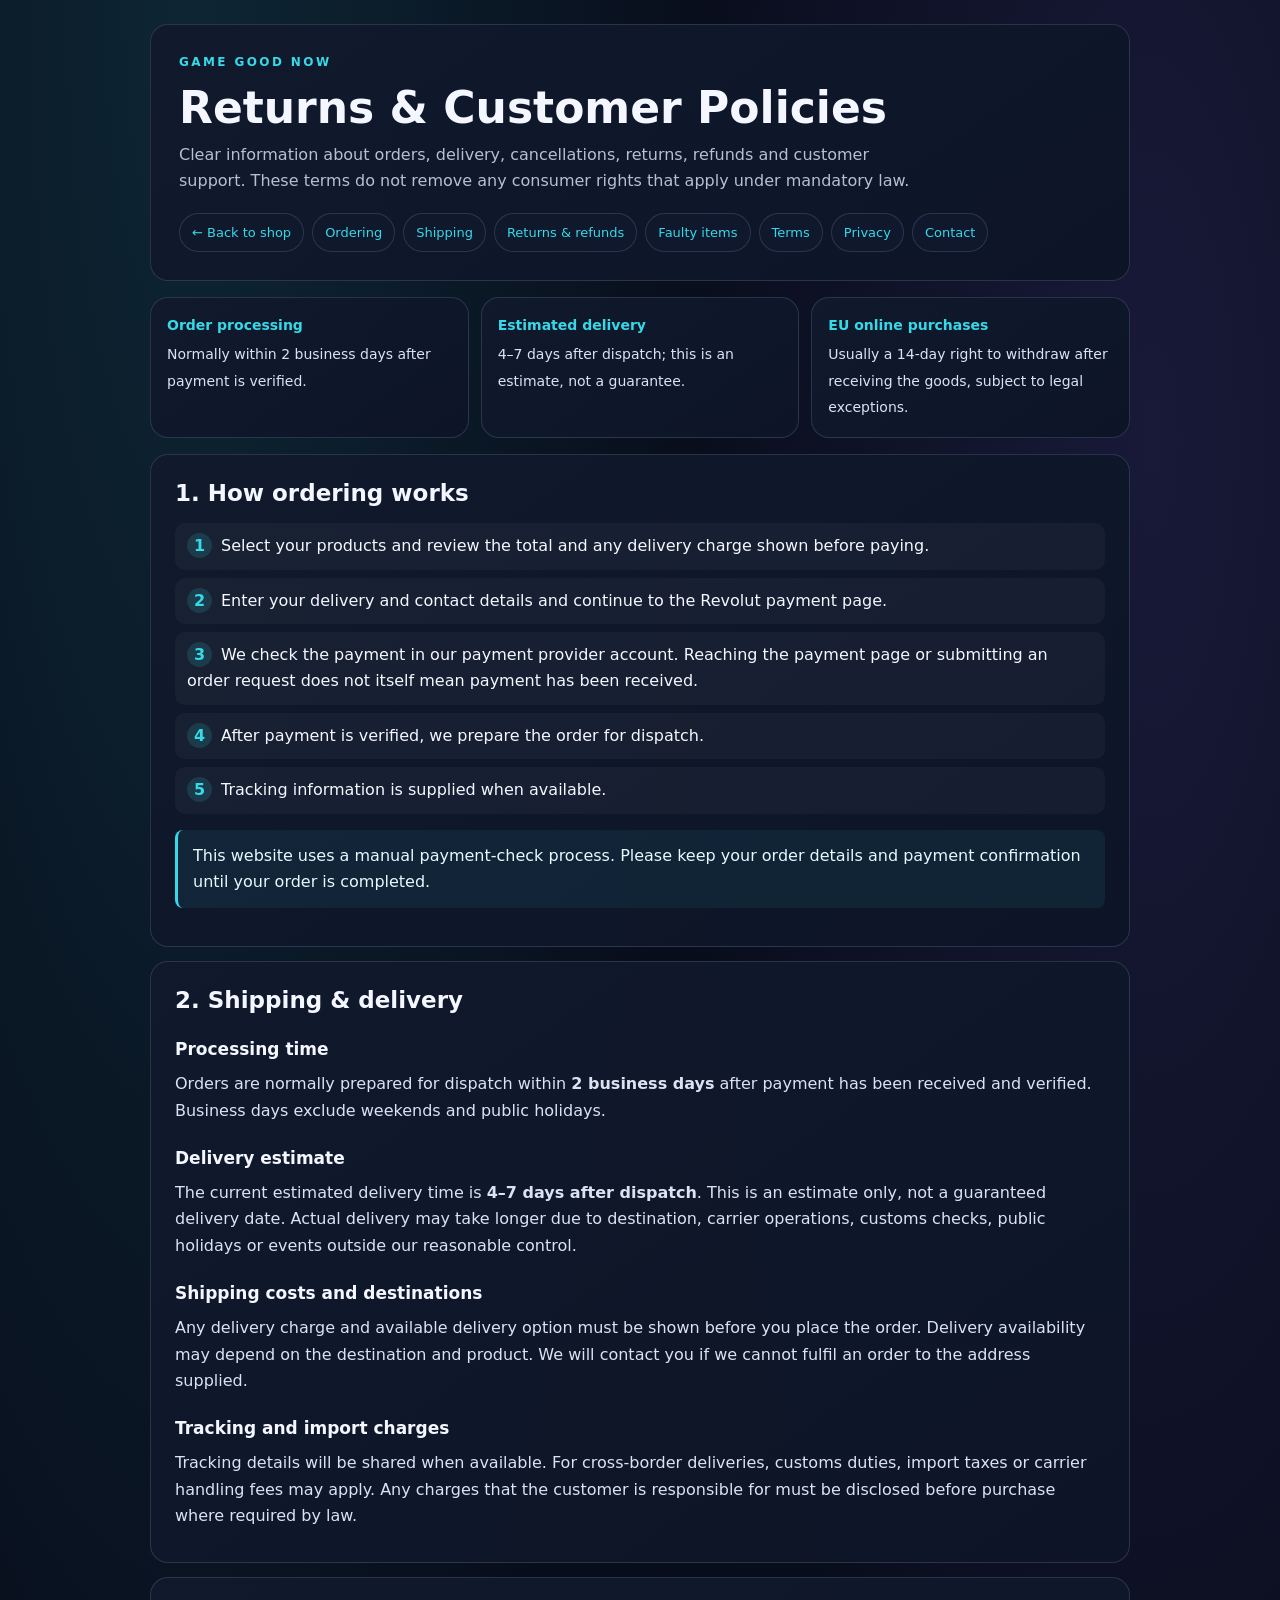
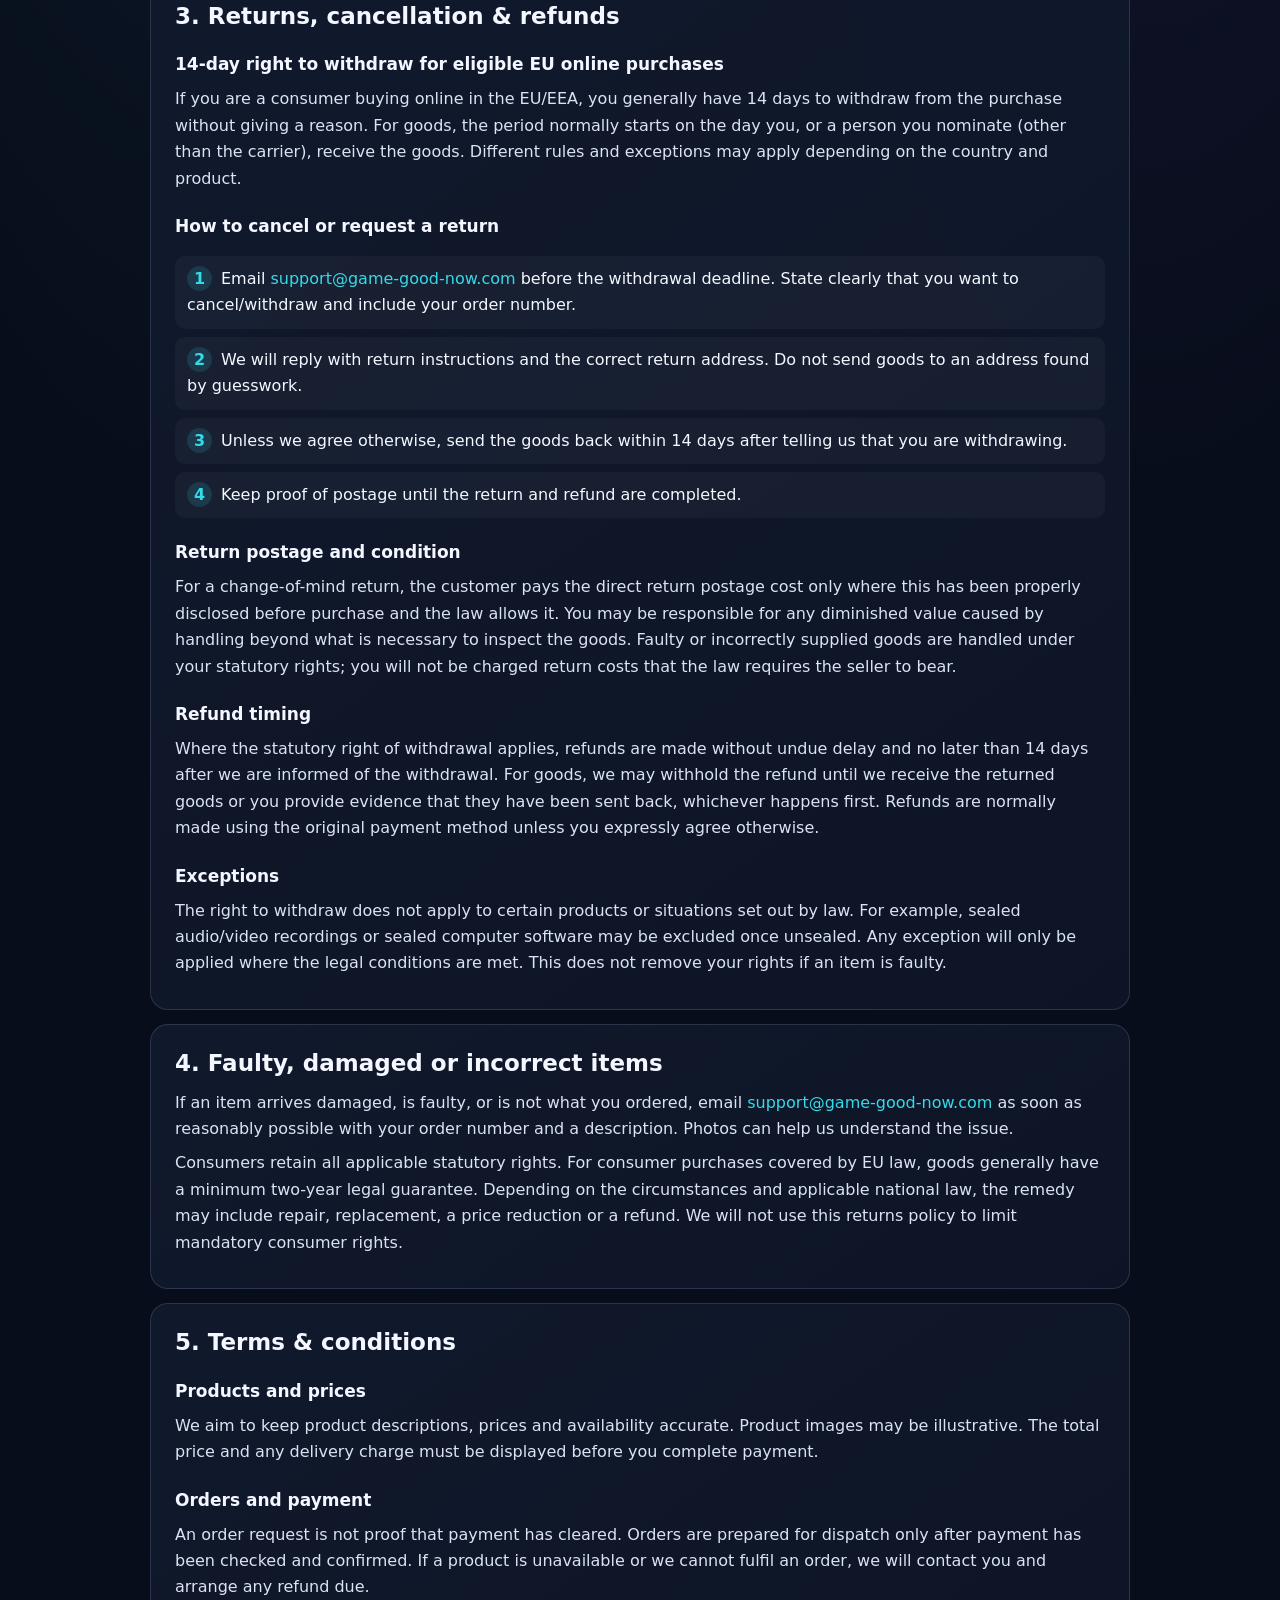
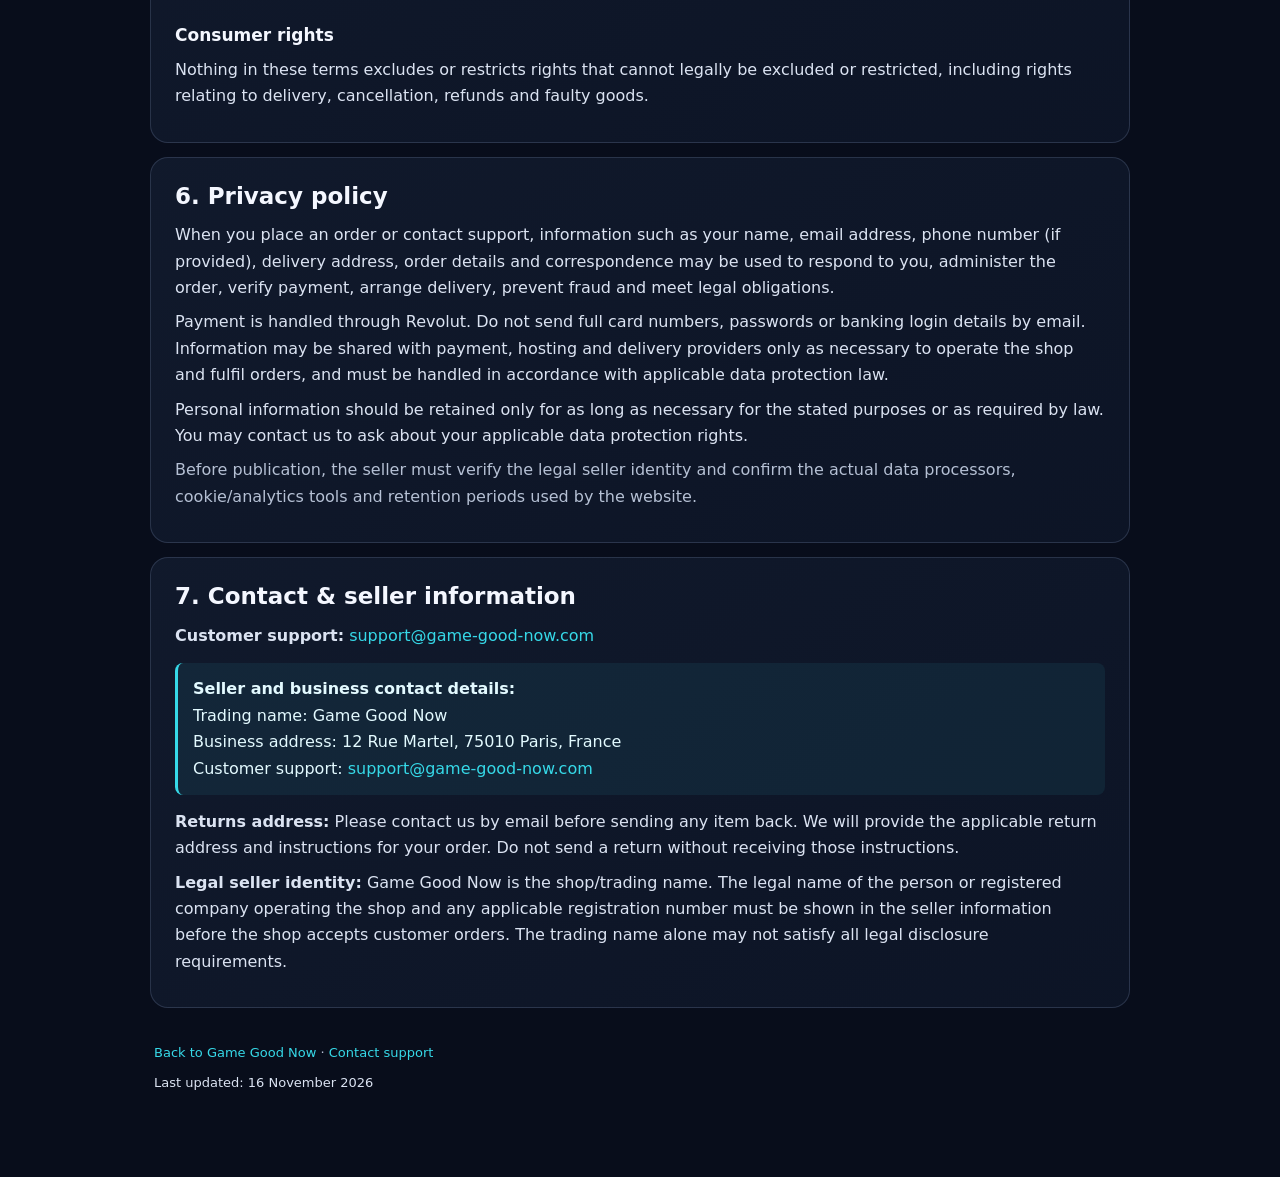
<file: policies.html>
<!doctype html>
<html lang="en">
<head>
<meta charset="utf-8"><meta name="viewport" content="width=device-width,initial-scale=1">
<meta name="description" content="Shipping, returns, refunds, terms and privacy information for Game Good Now customers.">
<title>Returns &amp; Customer Policies | Game Good Now</title>
<style>
:root{color-scheme:dark;--bg:#080d1b;--panel:#111a2d;--text:#f4f7ff;--muted:#b5c0d4;--line:rgba(148,171,211,.2);--cyan:#36d9e8;--purple:#8c6bff}
*{box-sizing:border-box}html{scroll-behavior:smooth}body{margin:0;background:radial-gradient(ellipse at 15% 0%,rgba(54,217,232,.12),transparent 34%),radial-gradient(ellipse at 90% 10%,rgba(140,107,255,.13),transparent 30%),var(--bg);color:var(--text);font:16px/1.65 system-ui,-apple-system,BlinkMacSystemFont,"Segoe UI",sans-serif}a{color:var(--cyan);text-decoration:none}a:hover{text-decoration:underline}.wrap{width:min(100% - 28px,980px);margin:auto;padding:24px 0 56px}header,.panel,.quick{border:1px solid var(--line);border-radius:18px;background:linear-gradient(145deg,rgba(17,26,45,.97),rgba(13,21,39,.97))}header{padding:28px}.brand{font-size:12px;letter-spacing:.2em;color:var(--cyan);font-weight:800}h1{font-size:clamp(30px,6vw,44px);line-height:1.12;margin:10px 0}h2{font-size:23px;margin:0 0 12px;line-height:1.25}h3{font-size:17px;margin:20px 0 5px}p{margin:8px 0;color:#dbe3f2}.muted,.intro{color:var(--muted)}.intro{max-width:740px;margin:0}.quickgrid{display:grid;grid-template-columns:repeat(3,1fr);gap:12px;margin:16px 0}.quick{padding:16px}.quick b{display:block;color:var(--cyan);font-size:14px;margin-bottom:4px}.quick span{font-size:14px;color:#dbe3f2}nav{display:flex;flex-wrap:wrap;gap:8px;margin:18px 0 0}nav a{border:1px solid var(--line);border-radius:999px;padding:8px 12px;background:rgba(17,26,45,.8);font-size:13px}.panel{padding:24px;margin:14px 0;scroll-margin-top:14px}.callout{padding:13px 15px;border-left:3px solid var(--cyan);background:rgba(54,217,232,.07);border-radius:8px;margin:14px 0;color:#e3faff}ul{padding-left:22px;color:#dbe3f2}li{padding:3px 0}.steps{counter-reset:step;list-style:none;padding:0}.steps li{counter-increment:step;margin:8px 0;padding:10px 12px;background:rgba(255,255,255,.035);border-radius:10px}.steps li:before{content:counter(step);display:inline-grid;place-items:center;width:25px;height:25px;border-radius:50%;background:rgba(54,217,232,.14);color:var(--cyan);font-weight:700;margin-right:9px}footer{padding:20px 4px;color:var(--muted);font-size:13px}@media(max-width:650px){.wrap{width:min(100% - 20px,980px);padding-top:12px}header,.panel{padding:19px}.quickgrid{grid-template-columns:1fr}.quick{padding:13px}nav a{font-size:12px}}
</style></head><body><main class="wrap">
<header><div class="brand">GAME GOOD NOW</div><h1>Returns &amp; Customer Policies</h1><p class="intro">Clear information about orders, delivery, cancellations, returns, refunds and customer support. These terms do not remove any consumer rights that apply under mandatory law.</p><nav aria-label="Policy sections"><a href="index.html">← Back to shop</a><a href="#ordering">Ordering</a><a href="#shipping">Shipping</a><a href="#returns">Returns &amp; refunds</a><a href="#faulty">Faulty items</a><a href="#terms">Terms</a><a href="#privacy">Privacy</a><a href="#contact">Contact</a></nav></header>
<div class="quickgrid"><div class="quick"><b>Order processing</b><span>Normally within 2 business days after payment is verified.</span></div><div class="quick"><b>Estimated delivery</b><span>4–7 days after dispatch; this is an estimate, not a guarantee.</span></div><div class="quick"><b>EU online purchases</b><span>Usually a 14-day right to withdraw after receiving the goods, subject to legal exceptions.</span></div></div>
<section class="panel" id="ordering"><h2>1. How ordering works</h2><ol class="steps"><li>Select your products and review the total and any delivery charge shown before paying.</li><li>Enter your delivery and contact details and continue to the Revolut payment page.</li><li>We check the payment in our payment provider account. Reaching the payment page or submitting an order request does not itself mean payment has been received.</li><li>After payment is verified, we prepare the order for dispatch.</li><li>Tracking information is supplied when available.</li></ol><div class="callout">This website uses a manual payment-check process. Please keep your order details and payment confirmation until your order is completed.</div></section>
<section class="panel" id="shipping"><h2>2. Shipping &amp; delivery</h2><h3>Processing time</h3><p>Orders are normally prepared for dispatch within <strong>2 business days</strong> after payment has been received and verified. Business days exclude weekends and public holidays.</p><h3>Delivery estimate</h3><p>The current estimated delivery time is <strong>4–7 days after dispatch</strong>. This is an estimate only, not a guaranteed delivery date. Actual delivery may take longer due to destination, carrier operations, customs checks, public holidays or events outside our reasonable control.</p><h3>Shipping costs and destinations</h3><p>Any delivery charge and available delivery option must be shown before you place the order. Delivery availability may depend on the destination and product. We will contact you if we cannot fulfil an order to the address supplied.</p><h3>Tracking and import charges</h3><p>Tracking details will be shared when available. For cross-border deliveries, customs duties, import taxes or carrier handling fees may apply. Any charges that the customer is responsible for must be disclosed before purchase where required by law.</p></section>
<section class="panel" id="returns"><h2>3. Returns, cancellation &amp; refunds</h2><h3>14-day right to withdraw for eligible EU online purchases</h3><p>If you are a consumer buying online in the EU/EEA, you generally have 14 days to withdraw from the purchase without giving a reason. For goods, the period normally starts on the day you, or a person you nominate (other than the carrier), receive the goods. Different rules and exceptions may apply depending on the country and product.</p><h3>How to cancel or request a return</h3><ol class="steps"><li>Email <a href="mailto:support@game-good-now.com">support@game-good-now.com</a> before the withdrawal deadline. State clearly that you want to cancel/withdraw and include your order number.</li><li>We will reply with return instructions and the correct return address. Do not send goods to an address found by guesswork.</li><li>Unless we agree otherwise, send the goods back within 14 days after telling us that you are withdrawing.</li><li>Keep proof of postage until the return and refund are completed.</li></ol><h3>Return postage and condition</h3><p>For a change-of-mind return, the customer pays the direct return postage cost only where this has been properly disclosed before purchase and the law allows it. You may be responsible for any diminished value caused by handling beyond what is necessary to inspect the goods. Faulty or incorrectly supplied goods are handled under your statutory rights; you will not be charged return costs that the law requires the seller to bear.</p><h3>Refund timing</h3><p>Where the statutory right of withdrawal applies, refunds are made without undue delay and no later than 14 days after we are informed of the withdrawal. For goods, we may withhold the refund until we receive the returned goods or you provide evidence that they have been sent back, whichever happens first. Refunds are normally made using the original payment method unless you expressly agree otherwise.</p><h3>Exceptions</h3><p>The right to withdraw does not apply to certain products or situations set out by law. For example, sealed audio/video recordings or sealed computer software may be excluded once unsealed. Any exception will only be applied where the legal conditions are met. This does not remove your rights if an item is faulty.</p></section>
<section class="panel" id="faulty"><h2>4. Faulty, damaged or incorrect items</h2><p>If an item arrives damaged, is faulty, or is not what you ordered, email <a href="mailto:support@game-good-now.com">support@game-good-now.com</a> as soon as reasonably possible with your order number and a description. Photos can help us understand the issue.</p><p>Consumers retain all applicable statutory rights. For consumer purchases covered by EU law, goods generally have a minimum two-year legal guarantee. Depending on the circumstances and applicable national law, the remedy may include repair, replacement, a price reduction or a refund. We will not use this returns policy to limit mandatory consumer rights.</p></section>
<section class="panel" id="terms"><h2>5. Terms &amp; conditions</h2><h3>Products and prices</h3><p>We aim to keep product descriptions, prices and availability accurate. Product images may be illustrative. The total price and any delivery charge must be displayed before you complete payment.</p><h3>Orders and payment</h3><p>An order request is not proof that payment has cleared. Orders are prepared for dispatch only after payment has been checked and confirmed. If a product is unavailable or we cannot fulfil an order, we will contact you and arrange any refund due.</p><h3>Consumer rights</h3><p>Nothing in these terms excludes or restricts rights that cannot legally be excluded or restricted, including rights relating to delivery, cancellation, refunds and faulty goods.</p></section>
<section class="panel" id="privacy"><h2>6. Privacy policy</h2><p>When you place an order or contact support, information such as your name, email address, phone number (if provided), delivery address, order details and correspondence may be used to respond to you, administer the order, verify payment, arrange delivery, prevent fraud and meet legal obligations.</p><p>Payment is handled through Revolut. Do not send full card numbers, passwords or banking login details by email. Information may be shared with payment, hosting and delivery providers only as necessary to operate the shop and fulfil orders, and must be handled in accordance with applicable data protection law.</p><p>Personal information should be retained only for as long as necessary for the stated purposes or as required by law. You may contact us to ask about your applicable data protection rights.</p><p class="muted">Before publication, the seller must verify the legal seller identity and confirm the actual data processors, cookie/analytics tools and retention periods used by the website.</p></section>
<section class="panel" id="contact"><h2>7. Contact &amp; seller information</h2><p><strong>Customer support:</strong> <a href="mailto:support@game-good-now.com">support@game-good-now.com</a></p><div class="callout"><strong>Seller and business contact details:</strong><br>Trading name: Game Good Now<br>Business address: 12 Rue Martel, 75010 Paris, France<br>Customer support: <a href="mailto:support@game-good-now.com">support@game-good-now.com</a></div><p><strong>Returns address:</strong> Please contact us by email before sending any item back. We will provide the applicable return address and instructions for your order. Do not send a return without receiving those instructions.</p><p><strong>Legal seller identity:</strong> Game Good Now is the shop/trading name. The legal name of the person or registered company operating the shop and any applicable registration number must be shown in the seller information before the shop accepts customer orders. The trading name alone may not satisfy all legal disclosure requirements.</p></section>
<footer><a href="index.html">Back to Game Good Now</a> · <a href="mailto:support@game-good-now.com">Contact support</a><p>Last updated: 16 November 2026</p></footer>
</main></body></html>
</file>
